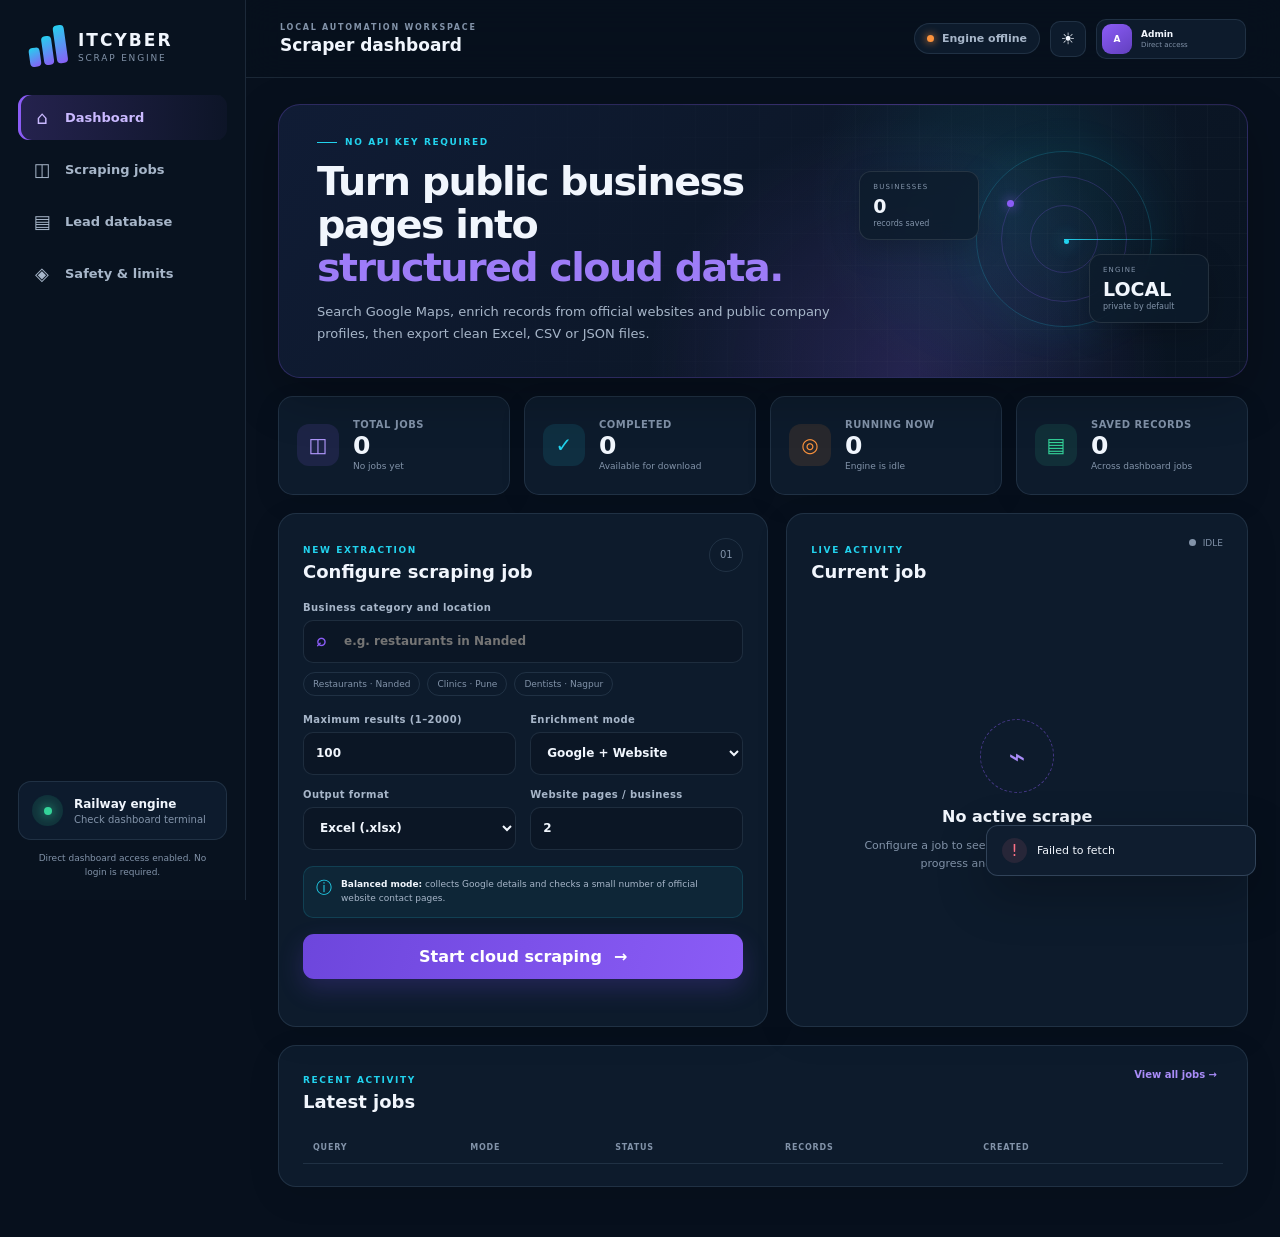
<file: ITCYBER_WebScraper_Device_Isolation_v4.1.0/frontend/index.html>
<!doctype html>
<html lang="en" data-theme="dark">
  <head>
    <meta charset="utf-8" />
    <meta name="viewport" content="width=device-width, initial-scale=1" />
    <meta name="description" content="Cloud dashboard for the ITCYBER Google Business and social profile scraper" />
    <title>ITCYBER SCRAP — Cloud Dashboard</title>
    <link rel="stylesheet" href="./styles.css?v=4.0.3" />
  </head>
  <body>
    <div class="app-shell" id="appShell">
      <aside class="sidebar" id="sidebar">
        <div class="brand">
          <div class="brand-mark" aria-hidden="true"><span></span><span></span><span></span></div>
          <div><strong>ITCYBER</strong><small>SCRAP ENGINE</small></div>
        </div>

        <nav class="nav" aria-label="Dashboard navigation">
          <button class="nav-item active" data-view="dashboard"><span>⌂</span>Dashboard</button>
          <button class="nav-item" data-view="jobs"><span>◫</span>Scraping jobs</button>
          <button class="nav-item" data-view="data"><span>▤</span>Lead database</button>
          <button class="nav-item" data-view="safety"><span>◈</span>Safety & limits</button>
        </nav>

        <div class="sidebar-status">
          <div class="status-orb"><i></i></div>
          <div><strong>Railway engine</strong><small id="sidebarEngineText">Checking backend…</small></div>
        </div>
        <p class="privacy-note">Direct dashboard access enabled. No login is required.</p>
      </aside>

      <main class="main">
        <header class="topbar">
          <button class="icon-button menu-button" id="menuButton" aria-label="Open menu">☰</button>
          <div class="page-heading"><p>LOCAL AUTOMATION WORKSPACE</p><h1 id="pageTitle">Scraper dashboard</h1></div>
          <div class="topbar-actions">
            <div class="engine-pill" id="enginePill"><i></i><span>Connecting</span></div>
            <button class="icon-button" id="themeButton" aria-label="Change theme">☀</button>
            <div class="user-menu-wrap">
              <div class="user-button">
                <span id="userInitials">AD</span>
                <div><strong id="userName">Admin</strong><small>Direct access</small></div>
              </div>
            </div>
          </div>
        </header>

        <div class="content">
          <section class="view active" id="view-dashboard">
            <div class="hero">
              <div>
                <div class="eyebrow"><span></span>NO API KEY REQUIRED</div>
                <h2>Turn public business pages into<br /><em>structured cloud data.</em></h2>
                <p>Search Google Maps, enrich records from official websites and public company profiles, then export clean Excel, CSV or JSON files.</p>
              </div>
              <div class="hero-visual" aria-hidden="true">
                <div class="radar"><span></span><i></i><b></b></div>
                <div class="floating-card card-one"><small>BUSINESSES</small><strong id="heroRecords">0</strong><span>records saved</span></div>
                <div class="floating-card card-two"><small>ENGINE</small><strong>LOCAL</strong><span>private by default</span></div>
              </div>
            </div>

            <div class="metric-grid">
              <article class="metric-card"><div class="metric-icon violet">◫</div><div><span>Total jobs</span><strong id="metricJobs">0</strong><small id="metricJobsSub">No jobs yet</small></div></article>
              <article class="metric-card"><div class="metric-icon cyan">✓</div><div><span>Completed</span><strong id="metricCompleted">0</strong><small>Available for download</small></div></article>
              <article class="metric-card"><div class="metric-icon orange">◎</div><div><span>Running now</span><strong id="metricRunning">0</strong><small id="metricRunningSub">Engine is idle</small></div></article>
              <article class="metric-card"><div class="metric-icon green">▤</div><div><span>Saved records</span><strong id="metricRecords">0</strong><small>Across dashboard jobs</small></div></article>
            </div>

            <div class="workspace-grid">
              <section class="panel launch-panel">
                <div class="panel-heading"><div><span class="panel-kicker">NEW EXTRACTION</span><h3>Configure scraping job</h3></div><div class="step-badge">01</div></div>
                <form id="jobForm">
                  <label class="field full"><span>Business category and location</span><div class="input-wrap"><b>⌕</b><input id="query" name="query" required maxlength="200" placeholder="e.g. restaurants in Nanded" autocomplete="off" /></div></label>
                  <div class="presets" aria-label="Query examples">
                    <button type="button" data-query="restaurants in Nanded">Restaurants · Nanded</button>
                    <button type="button" data-query="clinics in Pune">Clinics · Pune</button>
                    <button type="button" data-query="dentists in Nagpur">Dentists · Nagpur</button>
                  </div>
                  <div class="form-grid">
                    <label class="field"><span>Maximum results (1–2000)</span><input id="maxResults" name="max_results" type="number" value="100" min="1" max="2000" step="1" /></label>
                    <label class="field"><span>Enrichment mode</span><select id="enrichment" name="enrichment"><option value="none">Google only · Fast</option><option value="website" selected>Google + Website</option><option value="full">Google + Website + Social</option></select></label>
                    <label class="field"><span>Output format</span><select id="format" name="format"><option value="xlsx" selected>Excel (.xlsx)</option><option value="csv">CSV (.csv)</option><option value="json">JSON (.json)</option></select></label>
                    <label class="field"><span>Website pages / business</span><input id="websitePages" name="max_website_pages" type="number" value="2" min="1" max="8" /></label>
                  </div>
                  <div class="mode-note" id="modeNote"><span>ⓘ</span><p><strong>Balanced mode:</strong> collects Google details and checks a small number of official website contact pages.</p></div>
                  <button class="primary-button" type="submit" id="startButton"><span>Start cloud scraping</span><b>→</b></button>
                </form>
              </section>

              <section class="panel active-panel">
                <div class="panel-heading"><div><span class="panel-kicker">LIVE ACTIVITY</span><h3>Current job</h3></div><div class="live-dot" id="liveDot"><i></i><span>Idle</span></div></div>
                <div class="empty-state" id="emptyActive"><div class="empty-orbit"><span>⌁</span></div><h4>No active scrape</h4><p>Configure a job to see live Google discovery, extraction progress and checkpoint logs here.</p></div>
                <div class="active-job hidden" id="activeJob">
                  <div class="job-title-row"><div><small id="activeJobId">JOB</small><h4 id="activeQuery">—</h4></div><button class="danger-button" id="stopButton">Stop safely</button></div>
                  <div class="progress-meta"><span id="progressStage">Starting</span><strong id="progressPercent">0%</strong></div>
                  <div class="progress-track"><i id="progressBar"></i></div>
                  <div class="progress-stats"><div><span>Discovered</span><strong id="progressDiscovered">0</strong></div><div><span>Processing</span><strong id="progressCurrent">0 / 0</strong></div><div><span>Saved</span><strong id="progressRecords">0</strong></div></div>
                  <div class="console"><div class="console-head"><span><i></i><i></i><i></i></span><small>LIVE SCRAPER LOG</small></div><pre id="liveLogs">Waiting for output…</pre></div>
                  <div class="job-actions"><button class="secondary-button" id="viewActiveData">Preview data</button><button class="primary-button compact" id="downloadActive">Download file</button></div>
                </div>
              </section>
            </div>

            <section class="panel recent-panel">
              <div class="panel-heading"><div><span class="panel-kicker">RECENT ACTIVITY</span><h3>Latest jobs</h3></div><button class="text-button" data-view-link="jobs">View all jobs →</button></div>
              <div class="table-wrap"><table><thead><tr><th>Query</th><th>Mode</th><th>Status</th><th>Records</th><th>Created</th><th></th></tr></thead><tbody id="recentJobsBody"></tbody></table></div>
            </section>
          </section>

          <section class="view" id="view-jobs">
            <div class="section-intro"><div><span class="panel-kicker">AUDIT TRAIL</span><h2>Scraping jobs</h2><p>Every job is stored on Railway with its configuration, progress, logs and output.</p></div><button class="primary-button compact" data-view-link="dashboard">+ New scrape</button></div>
            <section class="panel">
              <div class="toolbar"><div class="search-box">⌕<input id="jobSearch" placeholder="Search jobs…" /></div><select id="statusFilter"><option value="all">All statuses</option><option value="running">Running</option><option value="completed">Completed</option><option value="failed">Failed</option><option value="stopped">Stopped</option></select></div>
              <div class="table-wrap"><table><thead><tr><th>Job / Query</th><th>Target</th><th>Enrichment</th><th>Status</th><th>Records</th><th>Started</th><th>Actions</th></tr></thead><tbody id="allJobsBody"></tbody></table></div>
            </section>
          </section>

          <section class="view" id="view-data">
            <div class="section-intro"><div><span class="panel-kicker">LOCAL DATASET</span><h2>Lead database preview</h2><p>Select a completed or checkpointed job to inspect the collected fields before downloading the full file.</p></div><button class="primary-button compact hidden" id="dataDownload">Download full file</button></div>
            <section class="panel">
              <div class="data-selector"><label><span>Selected job</span><select id="dataJobSelect"><option value="">Choose a job…</option></select></label><div class="search-box">⌕<input id="dataSearch" placeholder="Search current results…" /></div></div>
              <div class="data-summary" id="dataSummary"><div><strong>0</strong><span>rows in file</span></div><p>No job selected</p></div>
              <div class="table-wrap data-table"><table><thead id="dataHead"></thead><tbody id="dataBody"><tr><td class="empty-cell">Choose a job with saved output to preview its data.</td></tr></tbody></table></div>
            </section>
          </section>

          <section class="view" id="view-safety">
            <div class="section-intro"><div><span class="panel-kicker">RESPONSIBLE AUTOMATION</span><h2>Safety and technical limits</h2><p>This project collects only publicly displayed business information and intentionally avoids access-control bypasses.</p></div></div>
            <div class="safety-grid">
              <article class="panel safety-card"><span class="safety-icon green">✓</span><h3>Designed to do</h3><ul><li>Collect visible Google Business fields</li><li>Respect website robots.txt rules</li><li>Scan public company/contact pages</li><li>Checkpoint results after each listing</li><li>Keep job history on persistent storage</li></ul></article>
              <article class="panel safety-card"><span class="safety-icon orange">!</span><h3>Will not do</h3><ul><li>Bypass CAPTCHA, login or rate limits</li><li>Scrape private personal profiles</li><li>Guarantee unpublished email or phone data</li><li>Use hidden API keys or paid providers</li><li>Run several browser jobs at the same time</li></ul></article>
              <article class="panel safety-card wide"><span class="safety-icon violet">◎</span><div><h3>Recommended workflow</h3><p>Start with 5 results in Google-only mode. When that succeeds, test Website mode. Use Full mode only for smaller batches because public social pages are slower and may require login.</p><div class="workflow-steps"><span><b>1</b>Google test</span><i>→</i><span><b>2</b>Website enrich</span><i>→</i><span><b>3</b>Full social run</span></div></div></article>
            </div>
          </section>
        </div>
      </main>
    </div>

    <div class="sidebar-backdrop" id="sidebarBackdrop"></div>
    <div class="toast" id="toast" role="status"><span id="toastIcon">✓</span><p id="toastText">Ready</p></div>
    <script src="./config.js?v=4.1.1"></script>
    <script src="./app.js?v=4.1.1"></script>
  </body>
</html>
</file>
<file: ITCYBER_WebScraper_Device_Isolation_v4.1.0/frontend/styles.css>
@import url('data:text/css,');

:root {
  --bg: #07101d;
  --bg-soft: #0b1625;
  --sidebar: #08121f;
  --panel: rgba(15, 29, 47, .9);
  --panel-solid: #0f1d2f;
  --panel-hover: #14253a;
  --line: rgba(151, 180, 214, .14);
  --line-strong: rgba(151, 180, 214, .25);
  --text: #f1f6fd;
  --muted: #8293a9;
  --muted-2: #a7b6c9;
  --violet: #8b5cf6;
  --violet-2: #6d46dc;
  --cyan: #22d3ee;
  --green: #34d399;
  --orange: #fb923c;
  --red: #fb7185;
  --shadow: 0 18px 50px rgba(0, 0, 0, .25);
  --radius: 18px;
}

[data-theme="light"] {
  --bg: #edf3f9;
  --bg-soft: #f7faff;
  --sidebar: #ffffff;
  --panel: rgba(255, 255, 255, .92);
  --panel-solid: #ffffff;
  --panel-hover: #f2f6fb;
  --line: rgba(51, 72, 101, .12);
  --line-strong: rgba(51, 72, 101, .22);
  --text: #142033;
  --muted: #66768c;
  --muted-2: #4d5e75;
  --shadow: 0 18px 45px rgba(43, 64, 91, .1);
}

* { box-sizing: border-box; }
html { scroll-behavior: smooth; }
body { margin: 0; background: var(--bg); color: var(--text); font-family: Inter, ui-sans-serif, system-ui, -apple-system, BlinkMacSystemFont, "Segoe UI", sans-serif; min-width: 320px; }
button, input, select { font: inherit; }
button { color: inherit; }
button:focus-visible, input:focus-visible, select:focus-visible { outline: 2px solid var(--cyan); outline-offset: 2px; }
.hidden { display: none !important; }

.auth-screen { min-height: 100vh; position: relative; overflow: hidden; display: grid; place-items: center; padding: 34px; background: radial-gradient(circle at 16% 16%, rgba(34,211,238,.11), transparent 24%), radial-gradient(circle at 78% 84%, rgba(139,92,246,.17), transparent 30%), #07101d; }
.auth-atmosphere { position: absolute; inset: 0; pointer-events: none; overflow: hidden; }
.auth-atmosphere::before { content: ""; position: absolute; inset: 0; opacity: .35; background-image: linear-gradient(rgba(255,255,255,.025) 1px, transparent 1px), linear-gradient(90deg, rgba(255,255,255,.025) 1px, transparent 1px); background-size: 42px 42px; mask-image: radial-gradient(circle, black, transparent 72%); }
.auth-atmosphere i { position: absolute; border: 1px solid rgba(34,211,238,.12); border-radius: 50%; }
.auth-atmosphere i:nth-child(1) { width: 520px; height: 520px; left: -260px; top: -210px; }
.auth-atmosphere i:nth-child(2) { width: 310px; height: 310px; right: -120px; bottom: -110px; border-color: rgba(139,92,246,.18); }
.auth-atmosphere i:nth-child(3) { width: 8px; height: 8px; background: var(--cyan); box-shadow: 0 0 24px var(--cyan); left: 18%; top: 23%; }
.auth-layout { width: min(1050px, 100%); min-height: 620px; position: relative; z-index: 1; display: grid; grid-template-columns: 1.08fr .92fr; border: 1px solid rgba(151,180,214,.17); border-radius: 26px; overflow: hidden; background: rgba(9,20,34,.82); backdrop-filter: blur(20px); box-shadow: 0 30px 90px rgba(0,0,0,.42); }
.auth-story { padding: 54px; display: flex; flex-direction: column; position: relative; background: radial-gradient(circle at 0 100%, rgba(34,211,238,.11), transparent 34%), linear-gradient(145deg, rgba(15,33,55,.92), rgba(9,20,34,.8)); border-right: 1px solid var(--line); }
.auth-story::after { content: ""; position: absolute; width: 230px; height: 230px; right: -75px; top: 145px; border: 1px solid rgba(139,92,246,.16); border-radius: 50%; box-shadow: 0 0 0 35px rgba(139,92,246,.025), 0 0 0 70px rgba(34,211,238,.018); }
.auth-brand { padding: 0; position: relative; z-index: 1; }
.auth-copy { margin: auto 0; position: relative; z-index: 1; }
.auth-copy h1 { font-size: clamp(34px, 4.2vw, 56px); line-height: 1.06; letter-spacing: -.045em; margin: 17px 0; }
.auth-copy h1 em { color: #9d7cf7; font-style: normal; }
.auth-copy p { max-width: 490px; color: var(--muted-2); font-size: 13px; line-height: 1.8; }
.auth-points { display: grid; gap: 11px; position: relative; z-index: 1; }
.auth-points > div { display: flex; align-items: center; gap: 12px; padding: 11px 13px; max-width: 360px; border: 1px solid var(--line); border-radius: 11px; background: rgba(10,23,39,.65); }
.auth-points b { color: var(--cyan); font: 9px ui-monospace, monospace; }
.auth-points strong, .auth-points small { display: block; }
.auth-points strong { font-size: 10px; }
.auth-points small { color: var(--muted); font-size: 8px; margin-top: 3px; }
.auth-card { align-self: center; padding: 48px 46px; }
.auth-card-head { display: flex; align-items: center; gap: 13px; }
.auth-card-head small, .modal-head small { color: var(--cyan); font-size: 8px; letter-spacing: .18em; font-weight: 800; }
.auth-card-head h2, .modal-head h2 { margin: 4px 0 0; font-size: 27px; letter-spacing: -.03em; }
.auth-lock { width: 45px; height: 45px; border-radius: 13px; display: grid; place-items: center; background: rgba(139,92,246,.13); color: #b39aff; font-size: 24px; }
.auth-description { color: var(--muted); font-size: 11px; line-height: 1.65; margin: 18px 0 23px; }
.auth-form { display: grid; gap: 15px; }
.auth-form label { display: grid; gap: 7px; }
.auth-form label > span { color: var(--muted-2); font-size: 9px; font-weight: 750; letter-spacing: .04em; }
.auth-form input { width: 100%; height: 44px; border: 1px solid var(--line); background: #091523; color: #f1f6fd; border-radius: 10px; padding: 0 12px; font-size: 11px; }
.auth-form input:focus { border-color: rgba(139,92,246,.72); }
.password-field { position: relative; }
.password-field input { padding-right: 43px; }
.password-toggle { position: absolute; width: 34px; height: 34px; right: 5px; top: 5px; border: 0; background: transparent; color: var(--muted); cursor: pointer; border-radius: 7px; }
.password-toggle:hover { color: var(--text); background: rgba(139,92,246,.08); }
.auth-submit { margin-top: 4px; }
.auth-alert { display: flex; align-items: flex-start; gap: 9px; padding: 10px; border: 1px solid rgba(34,211,238,.15); background: rgba(34,211,238,.055); border-radius: 9px; }
.auth-alert span { width: 18px; height: 18px; flex: 0 0 auto; display: grid; place-items: center; border-radius: 50%; background: rgba(34,211,238,.12); color: var(--cyan); font-size: 9px; }
.auth-alert p, .auth-security p { margin: 0; color: var(--muted-2); font-size: 8px; line-height: 1.55; }
.password-hint { color: var(--muted); font-size: 8px; margin-top: -5px; }
.auth-security { margin-top: 20px; padding-top: 16px; border-top: 1px solid var(--line); display: flex; align-items: flex-start; gap: 9px; }
.auth-security > span { color: var(--green); }
.auth-security b { color: var(--muted-2); }
.auth-error { margin: 13px 0 0; border: 1px solid rgba(251,113,133,.18); background: rgba(251,113,133,.07); color: #ff9bab; border-radius: 9px; padding: 10px 11px; font-size: 9px; line-height: 1.5; }

.app-shell { min-height: 100vh; display: grid; grid-template-columns: 246px minmax(0, 1fr); }
.sidebar { position: fixed; inset: 0 auto 0 0; width: 246px; background: var(--sidebar); border-right: 1px solid var(--line); padding: 27px 18px 20px; z-index: 30; display: flex; flex-direction: column; }
.brand { display: flex; align-items: center; gap: 12px; padding: 0 10px 30px; }
.brand strong { display: block; font-size: 17px; letter-spacing: .12em; }
.brand small { color: var(--muted); display: block; margin-top: 3px; font-size: 9px; letter-spacing: .2em; }
.brand-mark { width: 38px; height: 38px; display: grid; grid-template-columns: repeat(3, 1fr); gap: 3px; transform: rotate(-8deg); }
.brand-mark span { border-radius: 4px; background: linear-gradient(160deg, var(--cyan), var(--violet)); }
.brand-mark span:nth-child(1) { height: 50%; align-self: end; }
.brand-mark span:nth-child(2) { height: 76%; align-self: end; }
.brand-mark span:nth-child(3) { height: 100%; }
.nav { display: grid; gap: 7px; }
.nav-item { width: 100%; border: 0; background: transparent; color: var(--muted-2); border-radius: 11px; padding: 12px 13px; text-align: left; cursor: pointer; display: flex; align-items: center; gap: 12px; font-size: 13px; font-weight: 600; transition: .2s ease; }
.nav-item span { width: 22px; text-align: center; font-size: 18px; font-weight: 400; }
.nav-item:hover { background: var(--panel-hover); color: var(--text); }
.nav-item.active { background: linear-gradient(90deg, rgba(139,92,246,.22), rgba(139,92,246,.04)); color: #cab9ff; box-shadow: inset 3px 0 var(--violet); }
[data-theme="light"] .nav-item.active { color: #6c41d8; }
.sidebar-status { margin-top: auto; border: 1px solid var(--line); border-radius: 13px; background: var(--panel); padding: 13px; display: flex; align-items: center; gap: 11px; }
.sidebar-status strong, .sidebar-status small { display: block; }
.sidebar-status strong { font-size: 12px; }
.sidebar-status small { color: var(--muted); font-size: 10px; margin-top: 3px; }
.status-orb { width: 31px; height: 31px; border-radius: 50%; background: rgba(52, 211, 153, .12); display: grid; place-items: center; }
.status-orb i { width: 8px; height: 8px; border-radius: 50%; background: var(--green); box-shadow: 0 0 12px var(--green); }
.privacy-note { color: var(--muted); font-size: 9px; line-height: 1.55; text-align: center; margin: 12px 10px 0; }

.main { grid-column: 2; min-width: 0; }
.topbar { height: 78px; position: sticky; top: 0; z-index: 20; background: color-mix(in srgb, var(--bg) 88%, transparent); backdrop-filter: blur(18px); border-bottom: 1px solid var(--line); display: flex; align-items: center; justify-content: space-between; padding: 0 34px; }
.page-heading p { margin: 0 0 3px; font-size: 8px; letter-spacing: .22em; color: var(--muted); font-weight: 800; }
.page-heading h1 { margin: 0; font-size: 17px; }
.topbar-actions { display: flex; align-items: center; gap: 10px; }
.engine-pill { border: 1px solid var(--line); background: var(--panel); padding: 8px 12px; border-radius: 99px; display: flex; align-items: center; gap: 8px; color: var(--muted-2); font-size: 11px; font-weight: 700; }
.engine-pill i { width: 7px; height: 7px; border-radius: 50%; background: var(--orange); box-shadow: 0 0 8px var(--orange); }
.engine-pill.online i { background: var(--green); box-shadow: 0 0 8px var(--green); }
.engine-pill.preview i { background: var(--violet); box-shadow: 0 0 8px var(--violet); }
.icon-button { width: 36px; height: 36px; border: 1px solid var(--line); background: var(--panel); border-radius: 10px; cursor: pointer; display: grid; place-items: center; }
.icon-button:hover { border-color: var(--line-strong); background: var(--panel-hover); }
.menu-button { display: none; }
.user-menu-wrap { position: relative; }
.user-button { height: 40px; min-width: 150px; display: flex; align-items: center; gap: 9px; border: 1px solid var(--line); background: var(--panel); border-radius: 10px; padding: 4px 9px 4px 5px; cursor: pointer; }
.user-button > span, .user-menu-head > span { width: 30px; height: 30px; border-radius: 9px; display: grid; place-items: center; background: linear-gradient(145deg, var(--violet), #6240bf); color: white; font-size: 9px; font-weight: 800; }
.user-button div { text-align: left; min-width: 0; flex: 1; }
.user-button strong, .user-button small { display: block; white-space: nowrap; overflow: hidden; text-overflow: ellipsis; }
.user-button strong { font-size: 9px; max-width: 80px; }
.user-button small { color: var(--muted); font-size: 7px; margin-top: 2px; }
.user-button b { color: var(--muted); font-size: 10px; }
.user-menu { position: absolute; top: calc(100% + 9px); right: 0; width: 238px; padding: 9px; border: 1px solid var(--line-strong); background: var(--panel-solid); border-radius: 13px; box-shadow: var(--shadow); z-index: 50; }
.user-menu-head { display: flex; align-items: center; gap: 10px; padding: 8px 7px 12px; border-bottom: 1px solid var(--line); margin-bottom: 6px; }
.user-menu-head strong, .user-menu-head small { display: block; }
.user-menu-head strong { font-size: 10px; }
.user-menu-head small { color: var(--muted); font-size: 8px; margin-top: 3px; max-width: 160px; overflow: hidden; text-overflow: ellipsis; }
.user-menu > button { width: 100%; height: 36px; display: flex; align-items: center; gap: 9px; border: 0; background: transparent; color: var(--muted-2); border-radius: 8px; padding: 0 9px; font-size: 9px; cursor: pointer; text-align: left; }
.user-menu > button:hover { background: var(--panel-hover); color: var(--text); }
.user-menu > button.logout-button { color: var(--red); }

.content { max-width: 1500px; margin: 0 auto; padding: 26px 32px 50px; }
.view { display: none; animation: fadeIn .26s ease; }
.view.active { display: block; }
@keyframes fadeIn { from { opacity: 0; transform: translateY(4px); } to { opacity: 1; transform: none; } }

.hero { min-height: 225px; border: 1px solid rgba(139,92,246,.24); border-radius: 22px; background: radial-gradient(circle at 75% 35%, rgba(34,211,238,.12), transparent 26%), radial-gradient(circle at 65% 100%, rgba(139,92,246,.2), transparent 38%), linear-gradient(130deg, #101c35, #0c1728 55%, #091421); overflow: hidden; display: grid; grid-template-columns: 1.2fr .8fr; align-items: center; padding: 32px 38px; position: relative; box-shadow: var(--shadow); }
[data-theme="light"] .hero { background: radial-gradient(circle at 75% 35%, rgba(34,211,238,.14), transparent 26%), radial-gradient(circle at 65% 100%, rgba(139,92,246,.15), transparent 38%), linear-gradient(130deg, #ffffff, #f4f7ff); }
.hero::after { content: ""; position: absolute; inset: 0; pointer-events: none; background-image: linear-gradient(rgba(255,255,255,.025) 1px, transparent 1px), linear-gradient(90deg, rgba(255,255,255,.025) 1px, transparent 1px); background-size: 32px 32px; mask-image: linear-gradient(90deg, transparent, black); }
.eyebrow, .panel-kicker { color: var(--cyan); font-size: 9px; letter-spacing: .18em; font-weight: 800; }
.eyebrow { display: flex; gap: 8px; align-items: center; }
.eyebrow span { width: 20px; height: 1px; background: var(--cyan); }
.hero h2 { font-size: clamp(28px, 3.1vw, 47px); line-height: 1.08; margin: 13px 0 12px; letter-spacing: -.04em; }
.hero h2 em { font-style: normal; color: #9d7cf7; }
.hero p { max-width: 670px; color: var(--muted-2); font-size: 13px; line-height: 1.7; margin: 0; }
.hero-visual { position: relative; height: 165px; }
.radar { width: 176px; height: 176px; position: absolute; right: 16%; top: -7px; border: 1px solid rgba(34,211,238,.2); border-radius: 50%; box-shadow: 0 0 50px rgba(34,211,238,.06); }
.radar::before, .radar::after { content: ""; position: absolute; inset: 24px; border: 1px solid rgba(139,92,246,.22); border-radius: 50%; }
.radar::after { inset: 53px; }
.radar span { position: absolute; inset: 50%; width: 5px; height: 5px; border-radius: 50%; background: var(--cyan); box-shadow: 0 0 16px var(--cyan); }
.radar i { position: absolute; width: 62%; height: 1px; top: 50%; left: 50%; transform-origin: left; background: linear-gradient(90deg, var(--cyan), transparent); animation: scan 4s linear infinite; }
.radar b { position: absolute; width: 7px; height: 7px; background: var(--violet); border-radius: 50%; left: 30px; top: 48px; box-shadow: 0 0 12px var(--violet); }
@keyframes scan { to { transform: rotate(360deg); } }
.floating-card { position: absolute; min-width: 120px; border: 1px solid rgba(255,255,255,.1); border-radius: 12px; background: rgba(13,27,43,.82); backdrop-filter: blur(12px); padding: 11px 13px; box-shadow: 0 10px 30px rgba(0,0,0,.2); z-index: 2; }
[data-theme="light"] .floating-card { background: rgba(255,255,255,.86); }
.floating-card small, .floating-card span { display: block; color: var(--muted); }
.floating-card small { font-size: 7px; letter-spacing: .16em; }
.floating-card strong { font-size: 19px; display: block; margin: 4px 0 2px; }
.floating-card span { font-size: 8px; }
.card-one { left: 2%; top: 13px; }
.card-two { right: 0; bottom: 0; }

.metric-grid { display: grid; grid-template-columns: repeat(4, 1fr); gap: 14px; margin: 18px 0; }
.metric-card { min-height: 99px; border: 1px solid var(--line); background: var(--panel); border-radius: 15px; display: flex; align-items: center; gap: 14px; padding: 18px; box-shadow: 0 8px 28px rgba(0,0,0,.08); }
.metric-icon { width: 42px; height: 42px; border-radius: 12px; display: grid; place-items: center; font-size: 20px; flex: 0 0 auto; }
.metric-icon.violet { color: #b39aff; background: rgba(139,92,246,.13); }
.metric-icon.cyan { color: var(--cyan); background: rgba(34,211,238,.11); }
.metric-icon.orange { color: var(--orange); background: rgba(251,146,60,.11); }
.metric-icon.green { color: var(--green); background: rgba(52,211,153,.11); }
.metric-card span, .metric-card small { display: block; color: var(--muted); }
.metric-card span { font-size: 10px; font-weight: 700; text-transform: uppercase; letter-spacing: .05em; }
.metric-card strong { font-size: 25px; display: block; margin: 1px 0; }
.metric-card small { font-size: 9px; }

.workspace-grid { display: grid; grid-template-columns: minmax(0, 1.03fr) minmax(0, .97fr); gap: 18px; }
.panel { border: 1px solid var(--line); background: var(--panel); border-radius: var(--radius); box-shadow: 0 10px 35px rgba(0,0,0,.08); }
.launch-panel, .active-panel { min-height: 505px; padding: 24px; }
.panel-heading { display: flex; align-items: flex-start; justify-content: space-between; gap: 12px; margin-bottom: 20px; }
.panel-heading h3 { font-size: 18px; margin: 4px 0 0; }
.step-badge { width: 34px; height: 34px; border: 1px solid var(--line); border-radius: 50%; display: grid; place-items: center; color: var(--muted); font-size: 10px; }
.field { display: grid; gap: 7px; color: var(--muted-2); font-size: 10px; font-weight: 700; }
.field > span { letter-spacing: .04em; }
.field input, .field select, .toolbar select, .data-selector select { width: 100%; height: 43px; border: 1px solid var(--line); background: var(--bg-soft); color: var(--text); border-radius: 10px; padding: 0 12px; font-size: 12px; }
.field input:focus, .field select:focus { border-color: rgba(139,92,246,.65); }
.input-wrap { position: relative; }
.input-wrap b { position: absolute; left: 13px; top: 10px; color: var(--violet); font-size: 17px; }
.input-wrap input { padding-left: 40px; }
.presets { display: flex; flex-wrap: wrap; gap: 7px; margin: 9px 0 18px; }
.presets button { border: 1px solid var(--line); background: transparent; color: var(--muted); border-radius: 99px; padding: 6px 9px; font-size: 9px; cursor: pointer; }
.presets button:hover { color: var(--text); border-color: var(--violet); }
.form-grid { display: grid; grid-template-columns: 1fr 1fr; gap: 14px; }
.mode-note { margin: 16px 0; padding: 11px 12px; border: 1px solid rgba(34,211,238,.15); background: rgba(34,211,238,.06); border-radius: 10px; display: flex; gap: 9px; align-items: flex-start; color: var(--cyan); }
.mode-note p { color: var(--muted-2); margin: 0; font-size: 9px; line-height: 1.55; }
.mode-note strong { color: var(--text); }
.primary-button, .secondary-button, .danger-button, .text-button { border: 0; cursor: pointer; font-weight: 750; }
.primary-button { width: 100%; height: 45px; border-radius: 11px; background: linear-gradient(105deg, var(--violet-2), var(--violet)); color: white; padding: 0 16px; display: flex; align-items: center; justify-content: center; gap: 12px; box-shadow: 0 10px 25px rgba(109,70,220,.24); }
.primary-button:hover { filter: brightness(1.08); transform: translateY(-1px); }
.primary-button:disabled { opacity: .5; cursor: not-allowed; transform: none; }
.primary-button.compact { width: auto; height: 38px; font-size: 11px; }
.secondary-button, .danger-button { height: 34px; padding: 0 12px; border-radius: 8px; font-size: 10px; }
.secondary-button { background: var(--panel-hover); border: 1px solid var(--line); }
.danger-button { color: var(--red); background: rgba(251,113,133,.08); border: 1px solid rgba(251,113,133,.18); }
.text-button { background: transparent; color: #a98cf8; font-size: 10px; }
.live-dot { display: flex; gap: 7px; align-items: center; color: var(--muted); font-size: 9px; text-transform: uppercase; }
.live-dot i { width: 7px; height: 7px; border-radius: 50%; background: var(--muted); }
.live-dot.running i { background: var(--green); box-shadow: 0 0 10px var(--green); animation: pulse 1.3s infinite; }
@keyframes pulse { 50% { opacity: .35; } }
.empty-state { min-height: 400px; display: flex; flex-direction: column; align-items: center; justify-content: center; text-align: center; }
.empty-orbit { width: 74px; height: 74px; border: 1px dashed rgba(139,92,246,.45); border-radius: 50%; display: grid; place-items: center; color: #a98cf8; font-size: 28px; margin-bottom: 14px; }
.empty-state h4 { margin: 0; }
.empty-state p { color: var(--muted); max-width: 330px; font-size: 11px; line-height: 1.65; }
.job-title-row { display: flex; justify-content: space-between; gap: 10px; align-items: center; }
.job-title-row small { color: var(--muted); font-size: 8px; letter-spacing: .12em; }
.job-title-row h4 { margin: 4px 0 0; font-size: 16px; }
.progress-meta { margin: 20px 0 7px; display: flex; justify-content: space-between; color: var(--muted-2); font-size: 10px; }
.progress-track { height: 7px; background: var(--bg-soft); border-radius: 99px; overflow: hidden; }
.progress-track i { display: block; width: 0; height: 100%; background: linear-gradient(90deg, var(--violet), var(--cyan)); border-radius: inherit; transition: width .35s ease; }
.progress-stats { display: grid; grid-template-columns: repeat(3, 1fr); gap: 8px; margin: 15px 0; }
.progress-stats div { padding: 9px; background: var(--bg-soft); border-radius: 9px; border: 1px solid var(--line); }
.progress-stats span { color: var(--muted); display: block; font-size: 8px; text-transform: uppercase; }
.progress-stats strong { font-size: 13px; display: block; margin-top: 4px; }
.console { border: 1px solid var(--line); border-radius: 10px; overflow: hidden; background: #050b13; }
.console-head { height: 29px; border-bottom: 1px solid rgba(255,255,255,.06); padding: 0 10px; display: flex; align-items: center; justify-content: space-between; }
.console-head span { display: flex; gap: 4px; }
.console-head i { width: 6px; height: 6px; border-radius: 50%; background: var(--red); }
.console-head i:nth-child(2) { background: var(--orange); }
.console-head i:nth-child(3) { background: var(--green); }
.console-head small { color: #5c6f87; font-size: 7px; letter-spacing: .14em; }
.console pre { height: 120px; overflow: auto; margin: 0; padding: 11px; color: #8ea2ba; font: 9px/1.6 ui-monospace, SFMono-Regular, Menlo, monospace; white-space: pre-wrap; }
.job-actions { display: flex; justify-content: flex-end; gap: 8px; margin-top: 13px; }
.recent-panel { margin-top: 18px; padding: 22px 24px; }

.table-wrap { overflow: auto; }
table { width: 100%; border-collapse: collapse; min-width: 730px; }
th { color: var(--muted); text-align: left; font-size: 8px; letter-spacing: .1em; text-transform: uppercase; padding: 11px 10px; border-bottom: 1px solid var(--line); }
td { padding: 12px 10px; border-bottom: 1px solid var(--line); color: var(--muted-2); font-size: 10px; }
tbody tr:last-child td { border-bottom: 0; }
tbody tr:hover td { background: rgba(139,92,246,.025); }
.job-name strong, .job-name small { display: block; }
.job-name strong { color: var(--text); font-size: 11px; }
.job-name small { color: var(--muted); font-size: 8px; margin-top: 3px; }
.status-badge { display: inline-flex; align-items: center; gap: 5px; padding: 5px 8px; border-radius: 99px; font-size: 8px; text-transform: uppercase; letter-spacing: .05em; background: rgba(130,147,169,.1); color: var(--muted-2); }
.status-badge::before { content: ""; width: 5px; height: 5px; background: currentColor; border-radius: 50%; }
.status-badge.completed { color: var(--green); background: rgba(52,211,153,.09); }
.status-badge.running, .status-badge.queued, .status-badge.stopping { color: var(--cyan); background: rgba(34,211,238,.09); }
.status-badge.failed { color: var(--red); background: rgba(251,113,133,.09); }
.status-badge.stopped, .status-badge.interrupted { color: var(--orange); background: rgba(251,146,60,.09); }
.table-action { border: 1px solid var(--line); background: transparent; color: var(--muted-2); border-radius: 7px; padding: 5px 8px; cursor: pointer; font-size: 9px; margin-right: 4px; }
.table-action:hover { color: var(--text); border-color: var(--line-strong); }
.empty-cell { text-align: center; color: var(--muted); padding: 32px; }

.section-intro { display: flex; justify-content: space-between; gap: 20px; align-items: flex-end; margin: 8px 0 22px; }
.section-intro h2 { margin: 5px 0 7px; font-size: 30px; letter-spacing: -.03em; }
.section-intro p { color: var(--muted); margin: 0; font-size: 12px; max-width: 650px; line-height: 1.65; }
#view-jobs .panel, #view-data .panel { padding: 22px 24px; }
.toolbar, .data-selector { display: flex; justify-content: space-between; gap: 12px; margin-bottom: 18px; }
.search-box { height: 38px; min-width: 260px; border: 1px solid var(--line); background: var(--bg-soft); border-radius: 9px; display: flex; align-items: center; gap: 8px; padding: 0 11px; color: var(--muted); }
.search-box input { border: 0; outline: 0; background: transparent; color: var(--text); width: 100%; font-size: 11px; }
.toolbar select { width: 160px; height: 38px; font-size: 10px; }
.data-selector label { min-width: 340px; display: grid; gap: 6px; color: var(--muted); font-size: 9px; }
.data-selector select { height: 38px; font-size: 10px; }
.data-summary { display: flex; align-items: center; gap: 16px; border: 1px solid var(--line); background: var(--bg-soft); border-radius: 11px; padding: 12px 14px; margin-bottom: 15px; }
.data-summary div { border-right: 1px solid var(--line); padding-right: 16px; }
.data-summary strong { font-size: 20px; display: block; }
.data-summary span { color: var(--muted); font-size: 8px; }
.data-summary p { color: var(--muted-2); font-size: 10px; margin: 0; }
.data-table { max-height: 520px; }
.data-table th { position: sticky; top: 0; background: var(--panel-solid); z-index: 2; white-space: nowrap; }
.data-table td { max-width: 280px; white-space: nowrap; overflow: hidden; text-overflow: ellipsis; }

.safety-grid { display: grid; grid-template-columns: 1fr 1fr; gap: 18px; }
.safety-card { padding: 25px; }
.safety-card.wide { grid-column: 1 / -1; display: flex; gap: 20px; }
.safety-card h3 { margin: 13px 0; }
.safety-card p, .safety-card li { color: var(--muted-2); font-size: 11px; line-height: 1.7; }
.safety-card ul { list-style: none; padding: 0; margin: 0; display: grid; gap: 9px; }
.safety-card li::before { content: "•"; color: var(--green); margin-right: 9px; }
.safety-card:nth-child(2) li::before { color: var(--orange); }
.safety-icon { width: 38px; height: 38px; border-radius: 11px; display: grid; place-items: center; font-weight: 800; }
.safety-icon.green { background: rgba(52,211,153,.1); color: var(--green); }
.safety-icon.orange { background: rgba(251,146,60,.1); color: var(--orange); }
.safety-icon.violet { background: rgba(139,92,246,.1); color: #aa8cff; flex: 0 0 auto; }
.workflow-steps { display: flex; align-items: center; gap: 12px; margin-top: 18px; flex-wrap: wrap; }
.workflow-steps span { border: 1px solid var(--line); border-radius: 9px; padding: 9px 12px; color: var(--muted-2); font-size: 10px; }
.workflow-steps b { color: var(--cyan); margin-right: 6px; }
.workflow-steps i { color: var(--muted); font-style: normal; }

.toast { position: fixed; right: 24px; bottom: 24px; min-width: 270px; max-width: min(420px, calc(100vw - 48px)); background: var(--panel-solid); border: 1px solid var(--line-strong); border-radius: 12px; padding: 12px 15px; display: flex; align-items: center; gap: 10px; box-shadow: var(--shadow); transform: translateY(130%); opacity: 0; transition: .28s ease; z-index: 100; }
.toast.show { transform: none; opacity: 1; }
.toast span { width: 25px; height: 25px; border-radius: 50%; display: grid; place-items: center; background: rgba(52,211,153,.1); color: var(--green); }
.toast.error span { color: var(--red); background: rgba(251,113,133,.1); }
.toast p { margin: 0; font-size: 11px; line-height: 1.4; }
.sidebar-backdrop { display: none; }
.modal-backdrop { position: fixed; inset: 0; z-index: 90; background: rgba(2,7,13,.76); backdrop-filter: blur(7px); display: grid; place-items: center; padding: 20px; }
.modal-card { width: min(440px, 100%); border: 1px solid var(--line-strong); background: var(--panel-solid); border-radius: 18px; padding: 24px; box-shadow: var(--shadow); }
.modal-head { display: flex; align-items: flex-start; justify-content: space-between; gap: 15px; margin-bottom: 22px; }
.modal-head h2 { font-size: 22px; }

@media (max-width: 1100px) {
  .metric-grid { grid-template-columns: 1fr 1fr; }
  .workspace-grid { grid-template-columns: 1fr; }
  .active-panel { min-height: 430px; }
}

@media (max-width: 760px) {
  .auth-screen { padding: 15px; align-items: start; }
  .auth-layout { grid-template-columns: 1fr; min-height: 0; }
  .auth-story { padding: 28px 25px; min-height: 280px; border-right: 0; border-bottom: 1px solid var(--line); }
  .auth-copy { margin: 35px 0 20px; }
  .auth-copy h1 { font-size: 35px; }
  .auth-points { display: none; }
  .auth-card { padding: 30px 24px; }
  .app-shell { display: block; }
  .sidebar { transform: translateX(-105%); transition: transform .25s ease; box-shadow: var(--shadow); }
  .sidebar.open { transform: none; }
  .sidebar-backdrop { position: fixed; inset: 0; z-index: 29; background: rgba(0,0,0,.48); }
  .sidebar-backdrop.show { display: block; }
  .main { min-width: 0; }
  .topbar { padding: 0 16px; height: 68px; }
  .menu-button { display: grid; }
  .page-heading { margin-right: auto; margin-left: 10px; }
  .engine-pill { display: none; }
  .user-button { min-width: 0; width: 40px; padding: 4px; }
  .user-button div, .user-button b { display: none; }
  .content { padding: 16px 14px 36px; }
  .hero { grid-template-columns: 1fr; padding: 26px 22px; min-height: 320px; }
  .hero-visual { height: 120px; margin-top: 15px; }
  .radar { width: 130px; height: 130px; right: 20%; }
  .hero h2 br { display: none; }
  .metric-grid { gap: 10px; }
  .metric-card { padding: 13px; min-height: 88px; gap: 10px; }
  .metric-icon { width: 35px; height: 35px; }
  .metric-card strong { font-size: 20px; }
  .launch-panel, .active-panel { padding: 18px; }
  .form-grid { grid-template-columns: 1fr; }
  .section-intro { align-items: flex-start; flex-direction: column; }
  .section-intro h2 { font-size: 25px; }
  .toolbar, .data-selector { flex-direction: column; }
  .search-box, .data-selector label { min-width: 0; width: 100%; }
  .toolbar select { width: 100%; }
  .safety-grid { grid-template-columns: 1fr; }
  .safety-card.wide { grid-column: auto; }
}

@media (max-width: 470px) {
  .auth-screen { padding: 0; }
  .auth-layout { border: 0; border-radius: 0; min-height: 100vh; }
  .auth-story { min-height: 235px; padding: 23px 20px; }
  .auth-copy { margin: 27px 0 0; }
  .auth-copy h1 { font-size: 30px; margin: 12px 0; }
  .auth-copy p { font-size: 10px; }
  .auth-card { padding: 27px 20px 34px; }
  .metric-grid { grid-template-columns: 1fr; }
  .hero { min-height: 355px; }
  .card-one { left: 0; }
  .progress-stats { grid-template-columns: 1fr 1fr 1fr; }
  .job-actions { justify-content: stretch; }
  .job-actions button { flex: 1; }
  .recent-panel { padding: 18px; }
}

@media (prefers-reduced-motion: reduce) {
  *, *::before, *::after { animation-duration: .01ms !important; animation-iteration-count: 1 !important; scroll-behavior: auto !important; }
}

/* =========================================================
   ITCYBER SCRAP — Enhanced Mobile / Tablet Responsiveness
   Replace your existing frontend/styles.css with this file.
   ========================================================= */

html, body {
  width: 100%;
  max-width: 100%;
  overflow-x: hidden;
}

img, svg, video, canvas {
  max-width: 100%;
  height: auto;
}

input, select, textarea, button {
  max-width: 100%;
}

.table-wrap {
  width: 100%;
  max-width: 100%;
  overflow-x: auto;
  -webkit-overflow-scrolling: touch;
  overscroll-behavior-inline: contain;
}

.console pre {
  overflow-wrap: anywhere;
  word-break: break-word;
}

/* Tablet */
@media (max-width: 900px) {
  .content {
    width: 100%;
  }

  .hero {
    grid-template-columns: minmax(0, 1fr);
    overflow: hidden;
  }

  .workspace-grid,
  .safety-grid {
    min-width: 0;
  }

  .panel,
  .metric-card,
  .hero,
  .safety-card {
    min-width: 0;
  }

  .safety-card.wide {
    flex-direction: column;
  }

  .data-summary {
    flex-wrap: wrap;
  }

  .data-summary p {
    flex: 1 1 100%;
  }
}

/* Phones and small tablets */
@media (max-width: 760px) {
  body {
    min-width: 0;
  }

  .app-shell {
    width: 100%;
    min-width: 0;
  }

  .sidebar {
    width: min(286px, 86vw);
    padding: 22px 15px 18px;
    overflow-y: auto;
    overscroll-behavior: contain;
  }

  .brand {
    padding: 0 8px 22px;
  }

  .nav-item {
    min-height: 46px;
    padding: 11px 12px;
    font-size: 13px;
  }

  .main {
    width: 100%;
    max-width: 100%;
    overflow: hidden;
  }

  .topbar {
    width: 100%;
    min-width: 0;
    padding: 0 12px;
    gap: 7px;
  }

  .page-heading {
    min-width: 0;
    overflow: hidden;
  }

  .page-heading p {
    display: none;
  }

  .page-heading h1 {
    max-width: 46vw;
    white-space: nowrap;
    overflow: hidden;
    text-overflow: ellipsis;
    font-size: 15px;
  }

  .topbar-actions {
    flex: 0 0 auto;
    gap: 6px;
  }

  .icon-button {
    min-width: 40px;
    min-height: 40px;
  }

  .content {
    width: 100%;
    max-width: 100%;
    padding: 14px 12px 30px;
    overflow: hidden;
  }

  .hero {
    width: 100%;
    min-height: 0;
    padding: 22px 18px;
    border-radius: 15px;
  }

  .hero h2 {
    font-size: clamp(28px, 8.2vw, 40px);
    line-height: 1.08;
    overflow-wrap: anywhere;
  }

  .hero p {
    max-width: 100%;
    font-size: 11px;
    line-height: 1.65;
  }

  .hero-visual {
    width: 100%;
    min-height: 150px;
    height: 150px;
    overflow: hidden;
  }

  .radar {
    width: 126px;
    height: 126px;
    right: 50%;
    transform: translateX(50%);
  }

  .floating-card {
    transform: scale(.88);
    transform-origin: center;
  }

  .card-one {
    left: -6px;
  }

  .card-two {
    right: -6px;
  }

  .metric-grid {
    grid-template-columns: repeat(2, minmax(0, 1fr));
    width: 100%;
  }

  .metric-card {
    width: 100%;
    min-width: 0;
  }

  .metric-card > div:last-child {
    min-width: 0;
  }

  .metric-card span,
  .metric-card small {
    overflow-wrap: anywhere;
  }

  .workspace-grid {
    width: 100%;
    min-width: 0;
  }

  .panel {
    max-width: 100%;
    border-radius: 14px;
  }

  .launch-panel,
  .active-panel,
  .recent-panel,
  #view-jobs .panel,
  #view-data .panel,
  .safety-card {
    padding: 16px;
  }

  .panel-heading {
    gap: 10px;
    align-items: flex-start;
  }

  .panel-heading h3 {
    font-size: 17px;
    overflow-wrap: anywhere;
  }

  .form-grid {
    grid-template-columns: minmax(0, 1fr);
    gap: 11px;
  }

  .field,
  .field.full {
    min-width: 0;
  }

  .field input,
  .field select,
  .input-wrap input,
  .toolbar select,
  .data-selector select,
  .search-box {
    width: 100%;
    min-width: 0;
    min-height: 44px;
    font-size: 16px; /* prevents iOS auto zoom */
  }

  .input-wrap b {
    top: 12px;
  }

  .presets {
    width: 100%;
    gap: 6px;
    margin-bottom: 14px;
  }

  .presets button {
    flex: 1 1 145px;
    min-height: 38px;
    white-space: normal;
  }

  .primary-button {
    min-height: 48px;
  }

  .primary-button.compact,
  .secondary-button,
  .danger-button {
    min-height: 42px;
  }

  .mode-note {
    width: 100%;
  }

  .mode-note p {
    min-width: 0;
    overflow-wrap: anywhere;
  }

  .active-panel {
    min-height: 0;
  }

  .job-title-row {
    gap: 10px;
    align-items: flex-start;
  }

  .job-title-row > div {
    min-width: 0;
    flex: 1;
  }

  .job-title-row h4 {
    overflow-wrap: anywhere;
  }

  .progress-stats {
    grid-template-columns: repeat(3, minmax(0, 1fr));
  }

  .progress-stats div {
    min-width: 0;
    padding: 8px 6px;
  }

  .progress-stats span {
    font-size: 7px;
  }

  .progress-stats strong {
    font-size: 12px;
    overflow-wrap: anywhere;
  }

  .console {
    width: 100%;
    min-width: 0;
  }

  .console pre {
    width: 100%;
    height: 160px;
    font-size: 9px;
  }

  .job-actions {
    width: 100%;
    flex-wrap: wrap;
  }

  .job-actions button {
    flex: 1 1 150px;
    width: auto;
  }

  .section-intro {
    width: 100%;
    gap: 12px;
  }

  .section-intro > div {
    min-width: 0;
  }

  .section-intro h2 {
    overflow-wrap: anywhere;
  }

  .section-intro .primary-button.compact {
    width: 100%;
  }

  .toolbar,
  .data-selector {
    width: 100%;
    gap: 10px;
  }

  .search-box {
    display: flex;
  }

  .search-box input {
    min-width: 0;
    font-size: 16px;
  }

  .data-selector label {
    min-width: 0;
    width: 100%;
  }

  .data-summary {
    width: 100%;
    gap: 10px;
    padding: 11px;
  }

  .data-summary div {
    border-right: 0;
    padding-right: 0;
  }

  table {
    min-width: 680px;
  }

  th,
  td {
    white-space: nowrap;
  }

  .safety-card.wide {
    flex-direction: column;
  }

  .workflow-steps {
    align-items: stretch;
    gap: 7px;
  }

  .workflow-steps span {
    flex: 1 1 140px;
    text-align: center;
  }

  .workflow-steps i {
    display: none;
  }

  .toast {
    left: 12px;
    right: 12px;
    bottom: 12px;
    width: auto;
    min-width: 0;
    max-width: none;
  }

  .modal-backdrop {
    padding: 12px;
    align-items: end;
  }

  .modal-card {
    width: 100%;
    max-height: 88vh;
    overflow-y: auto;
    border-radius: 16px;
    padding: 18px;
  }
}

/* Small phones */
@media (max-width: 520px) {
  .topbar {
    height: 62px;
  }

  .content {
    padding-left: 10px;
    padding-right: 10px;
  }

  .page-heading h1 {
    max-width: 38vw;
    font-size: 14px;
  }

  .hero {
    padding: 19px 15px;
  }

  .hero h2 {
    font-size: clamp(25px, 8.5vw, 34px);
  }

  .eyebrow {
    font-size: 8px;
  }

  .hero-visual {
    min-height: 138px;
    height: 138px;
  }

  .floating-card {
    transform: scale(.78);
  }

  .metric-grid {
    grid-template-columns: minmax(0, 1fr);
  }

  .metric-card {
    min-height: 82px;
  }

  .panel-heading {
    flex-wrap: wrap;
  }

  .step-badge,
  .live-dot {
    flex: 0 0 auto;
  }

  .progress-stats {
    gap: 6px;
  }

  .progress-stats div {
    padding: 7px 4px;
    text-align: center;
  }

  .progress-stats span {
    font-size: 6.5px;
    letter-spacing: 0;
  }

  .progress-stats strong {
    font-size: 11px;
  }

  .job-title-row {
    flex-direction: column;
  }

  .job-title-row .danger-button {
    width: 100%;
  }

  .job-actions {
    flex-direction: column;
  }

  .job-actions button {
    width: 100%;
    flex: none;
  }

  .recent-panel {
    padding: 14px;
  }

  table {
    min-width: 620px;
  }

  .table-action {
    min-height: 36px;
  }
}

/* Very small phones */
@media (max-width: 380px) {
  .content {
    padding-left: 8px;
    padding-right: 8px;
  }

  .topbar {
    padding-left: 8px;
    padding-right: 8px;
  }

  .page-heading {
    margin-left: 6px;
  }

  .page-heading h1 {
    max-width: 32vw;
    font-size: 13px;
  }

  .hero,
  .launch-panel,
  .active-panel,
  .recent-panel,
  #view-jobs .panel,
  #view-data .panel,
  .safety-card {
    padding-left: 13px;
    padding-right: 13px;
  }

  .hero-visual {
    height: 125px;
    min-height: 125px;
  }

  .floating-card {
    transform: scale(.7);
  }
}
</file>
